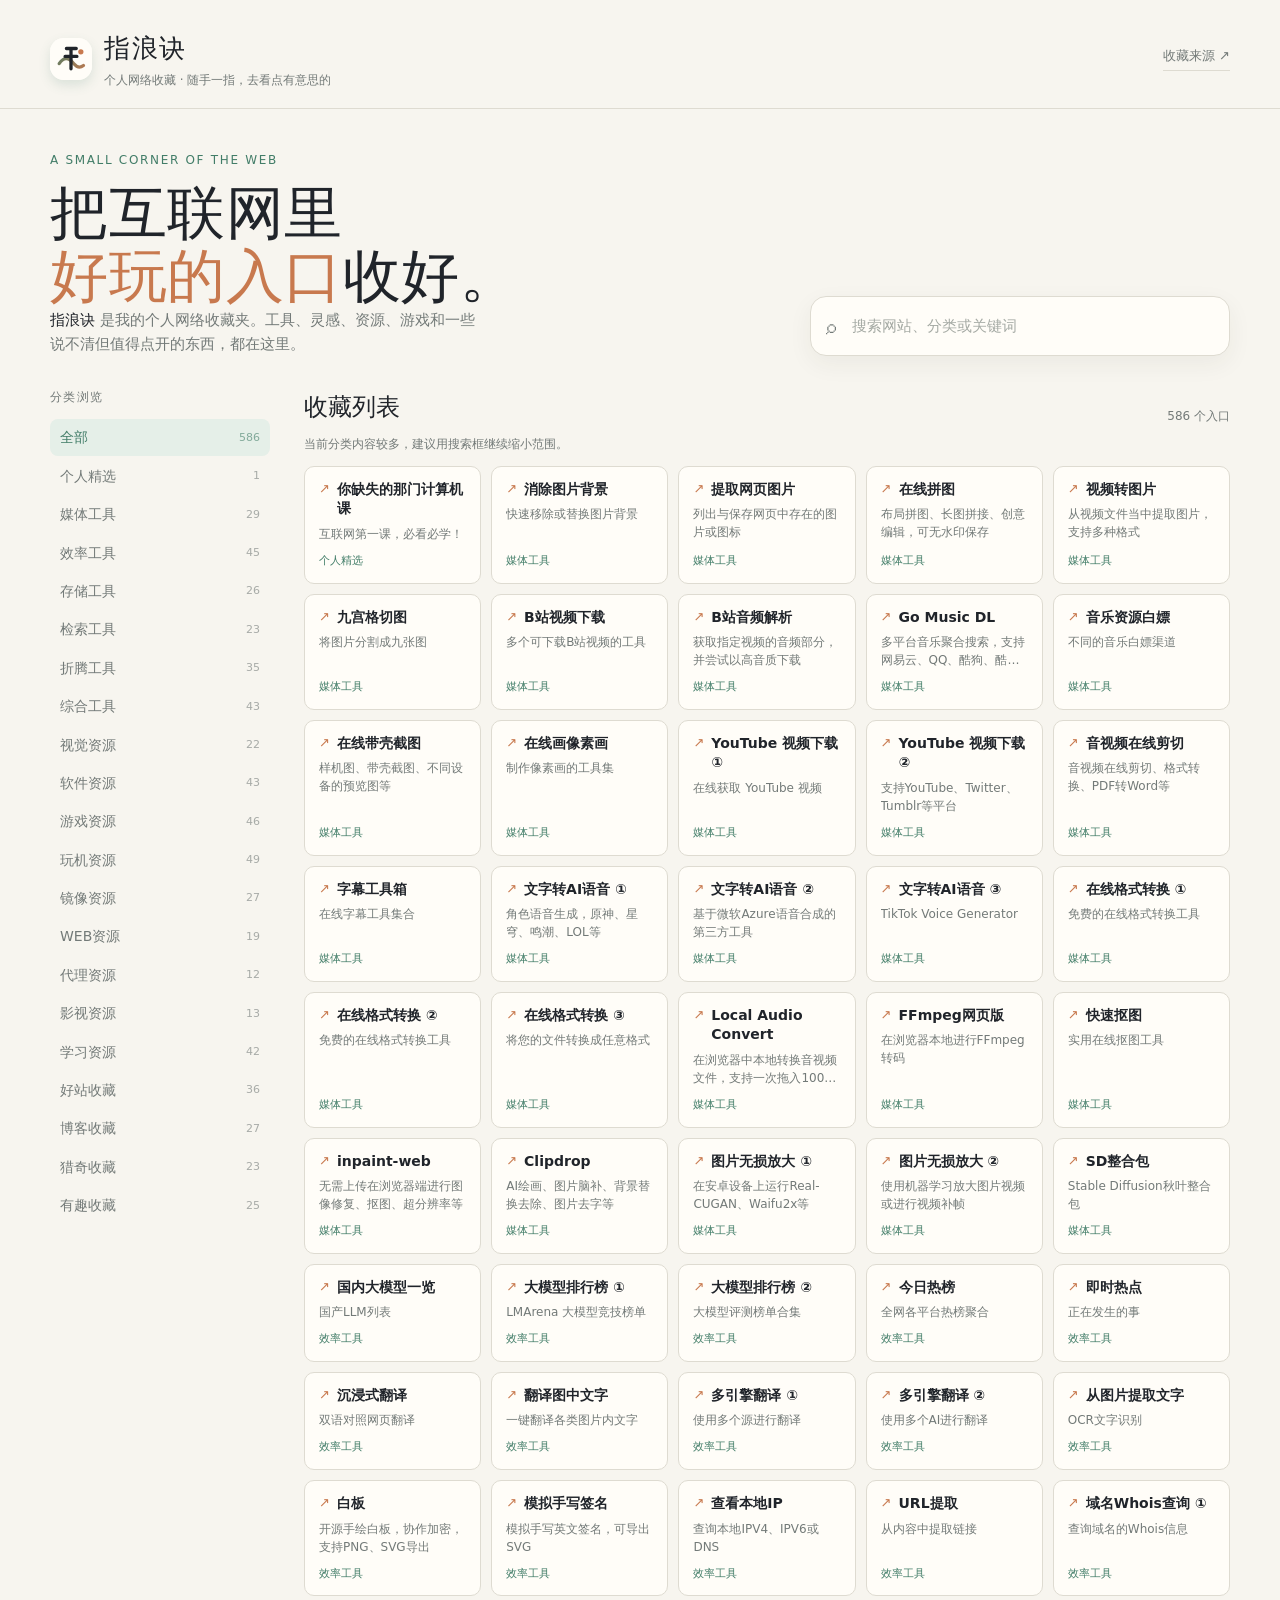
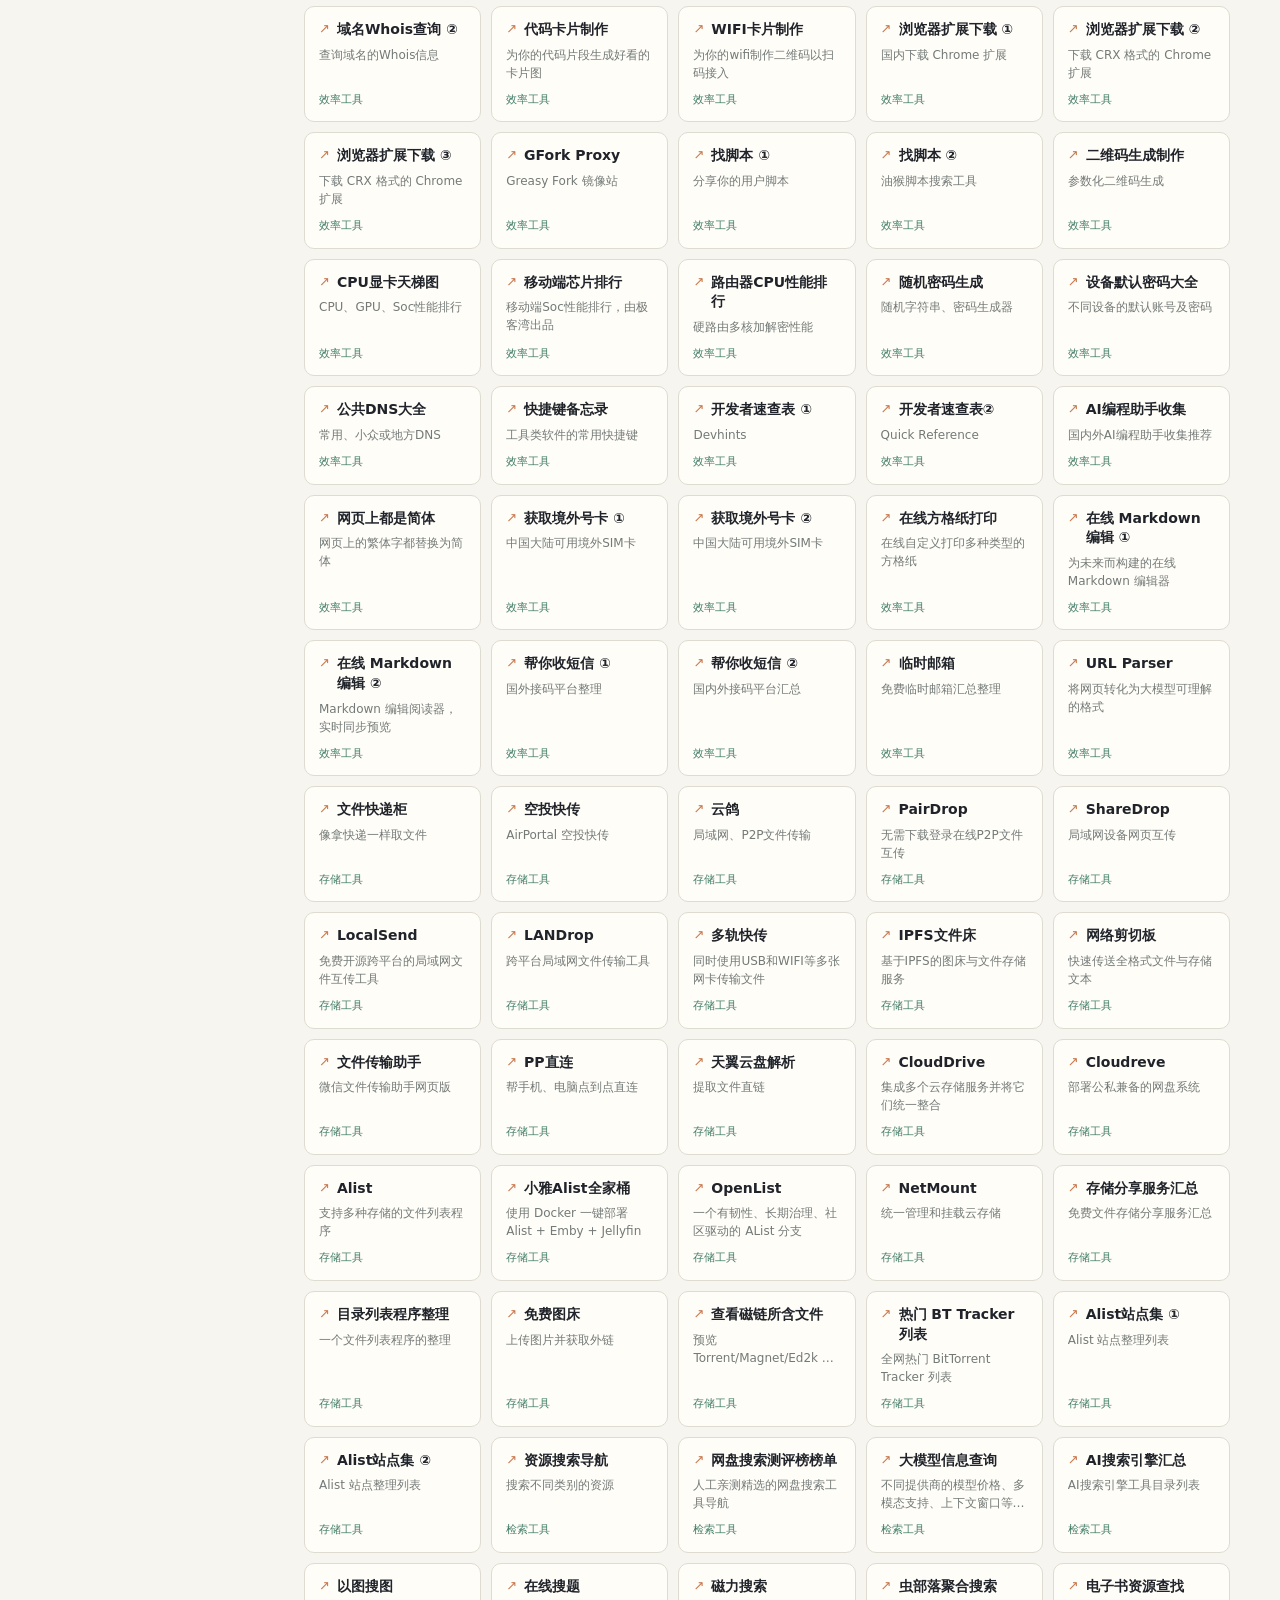
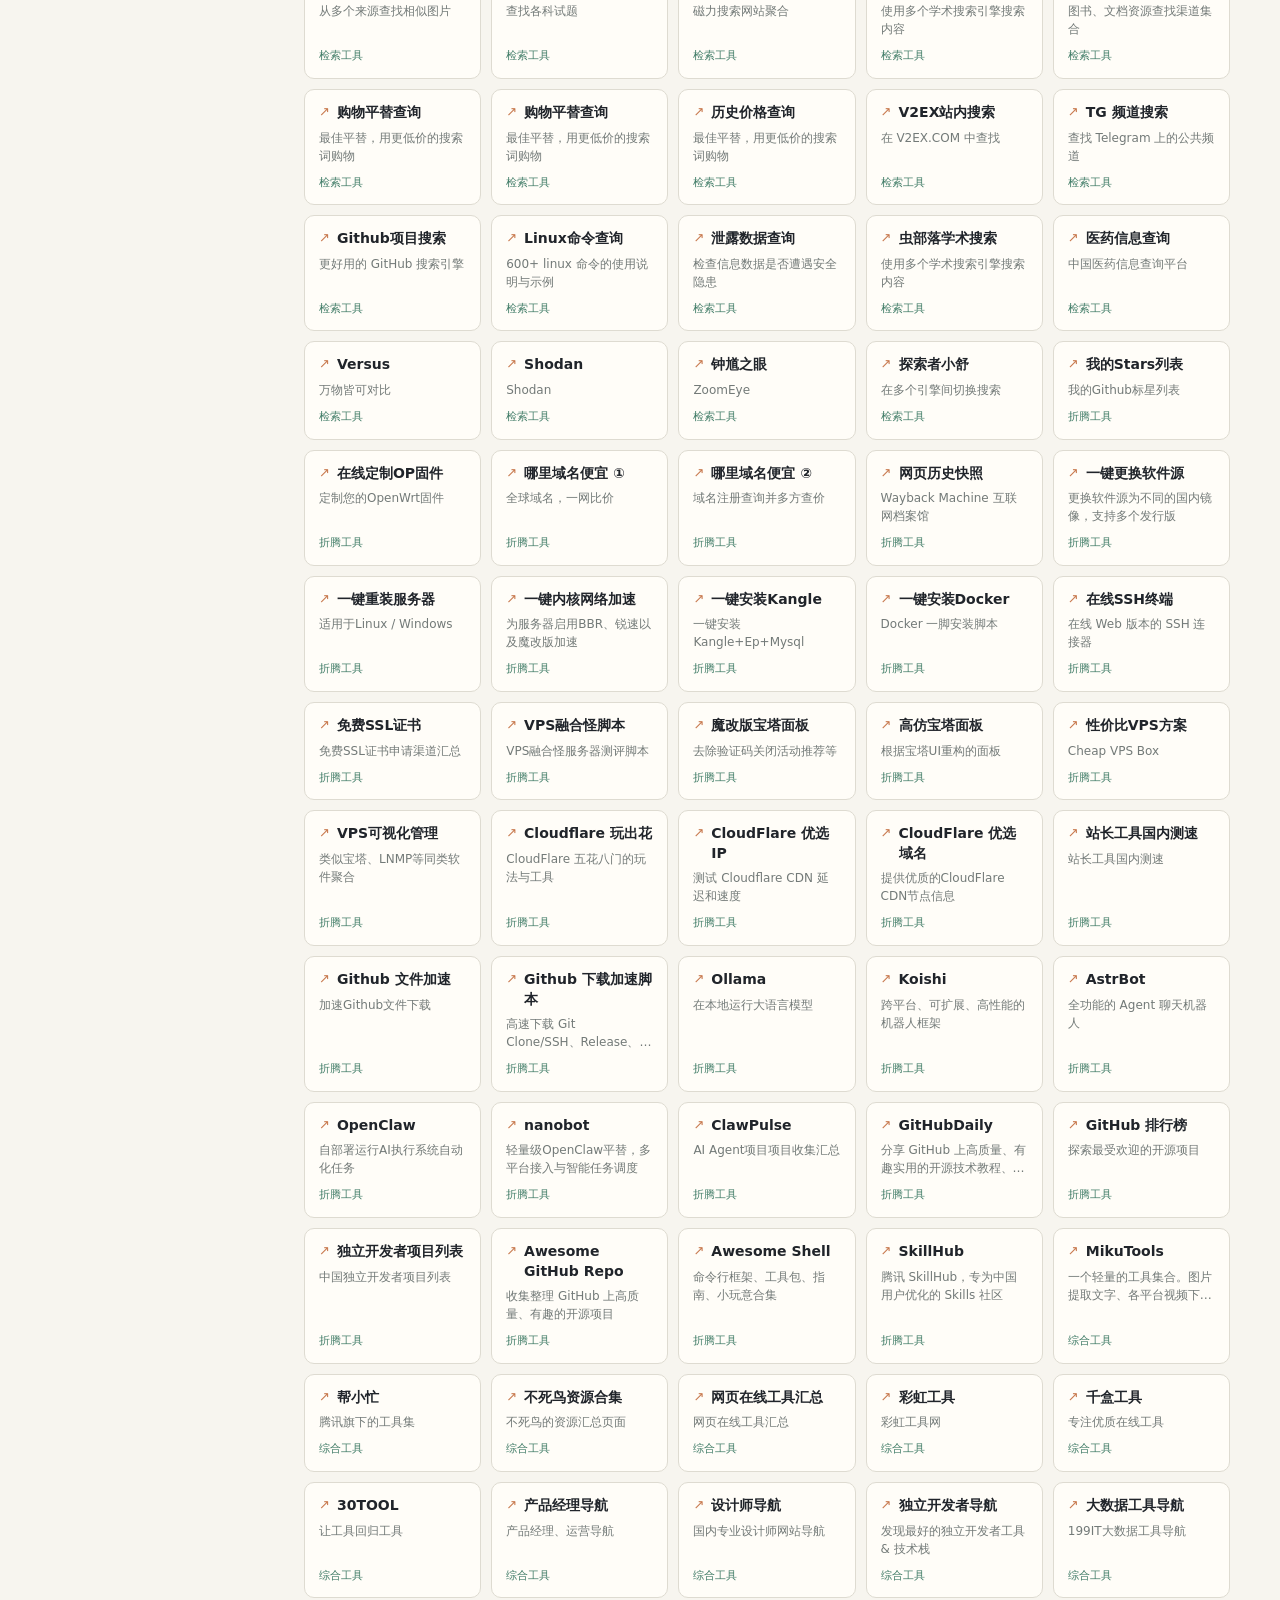
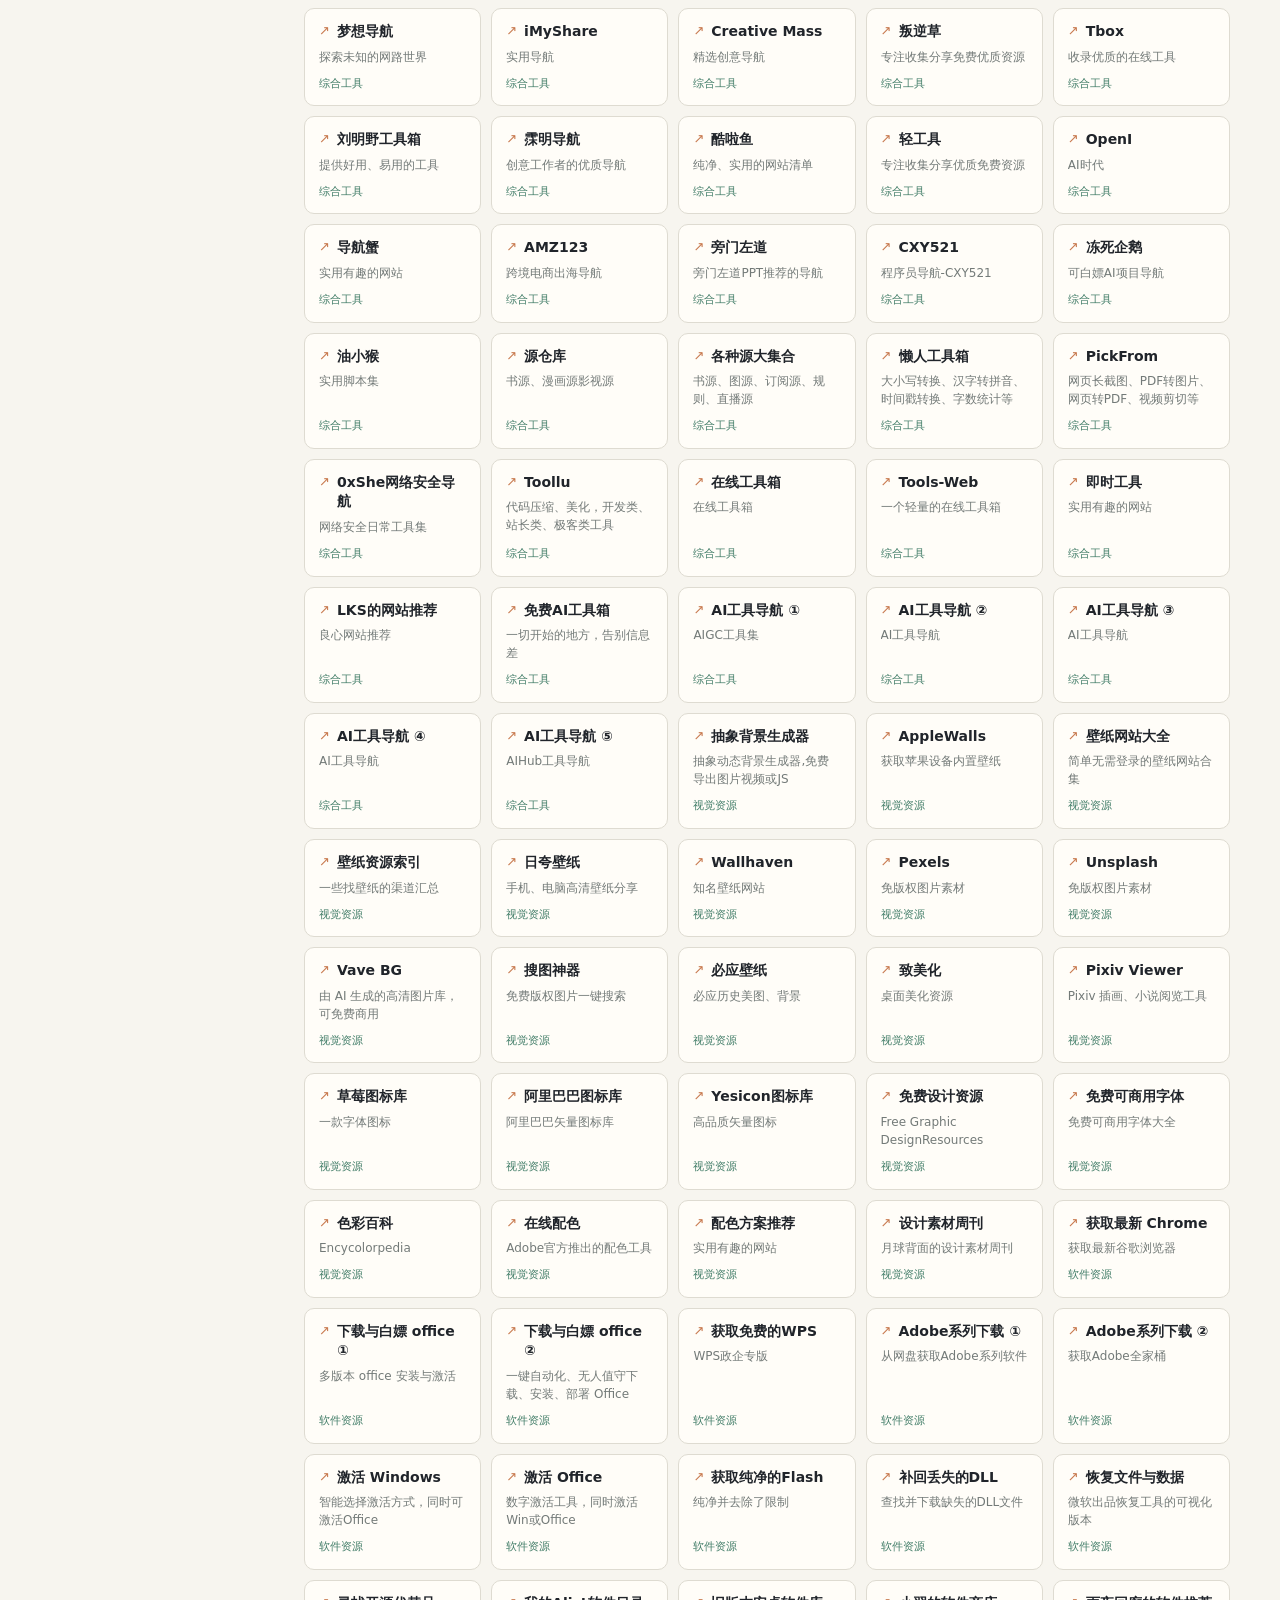
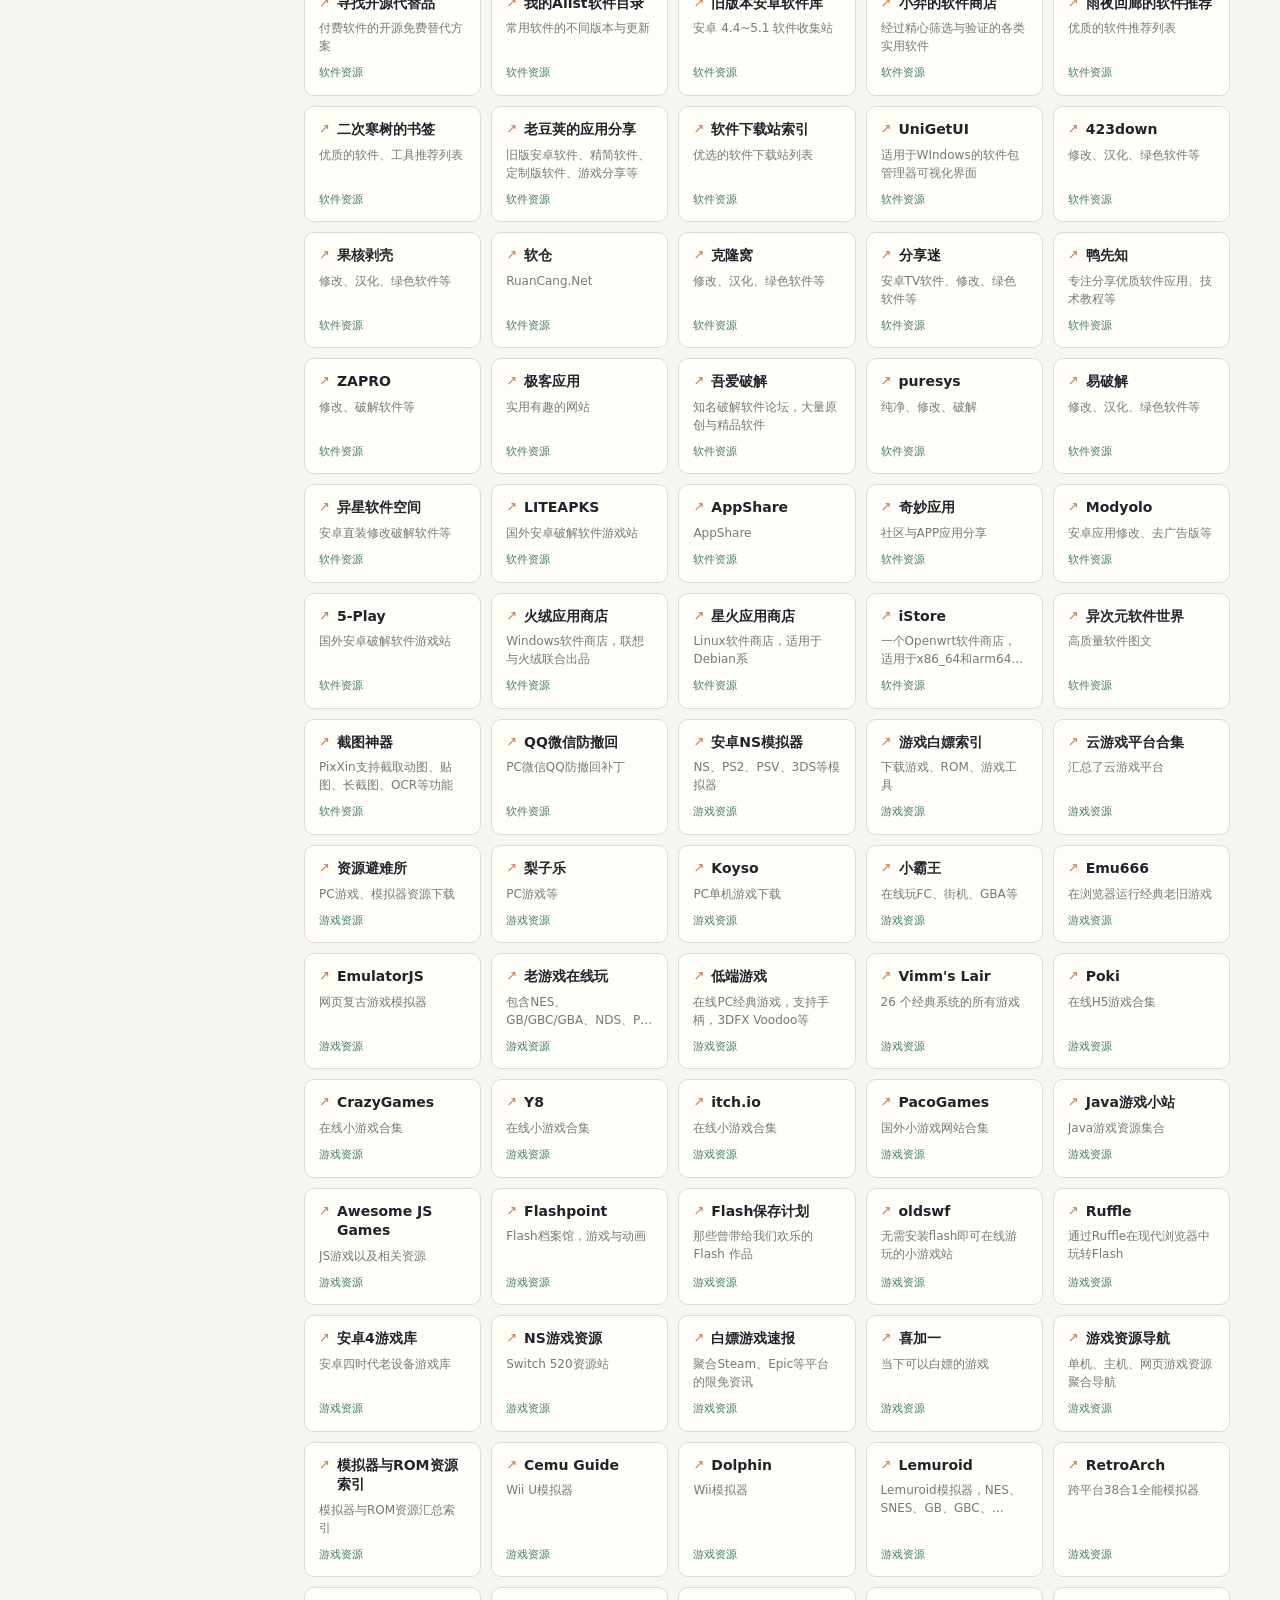
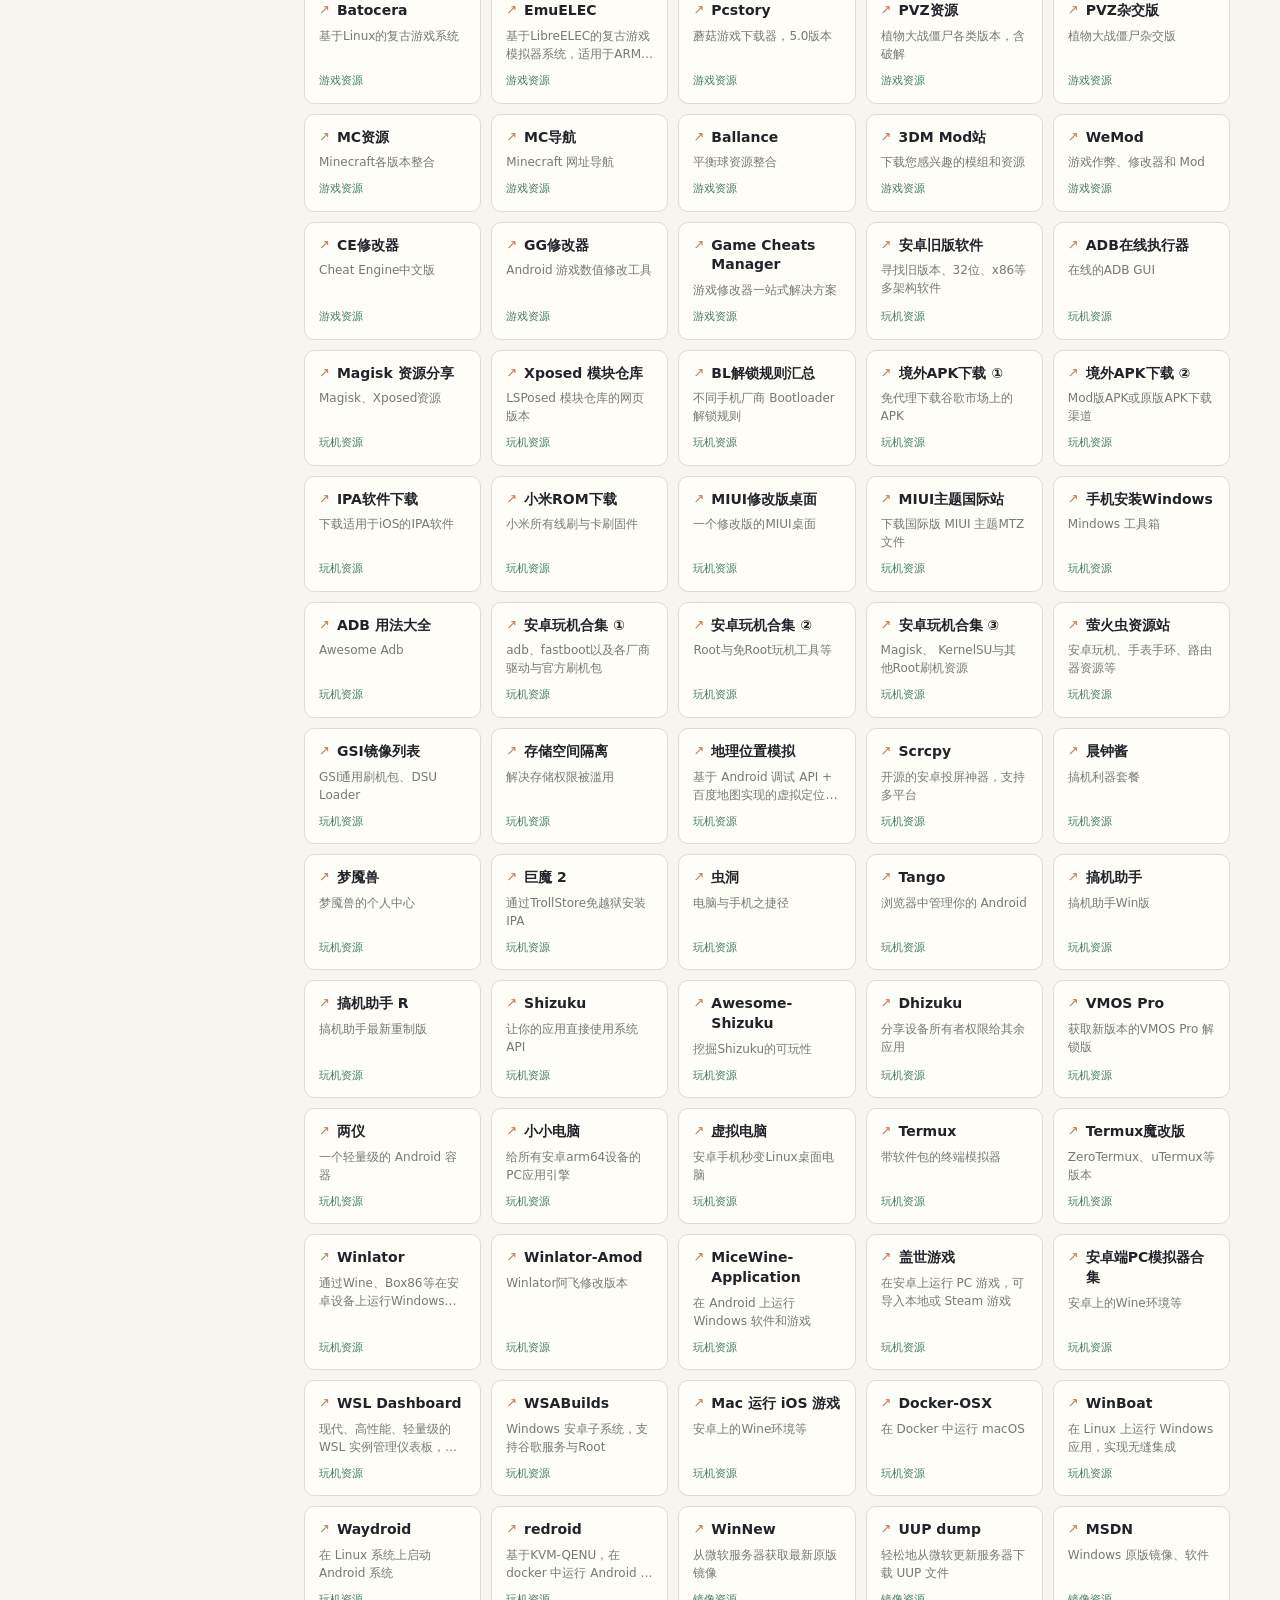
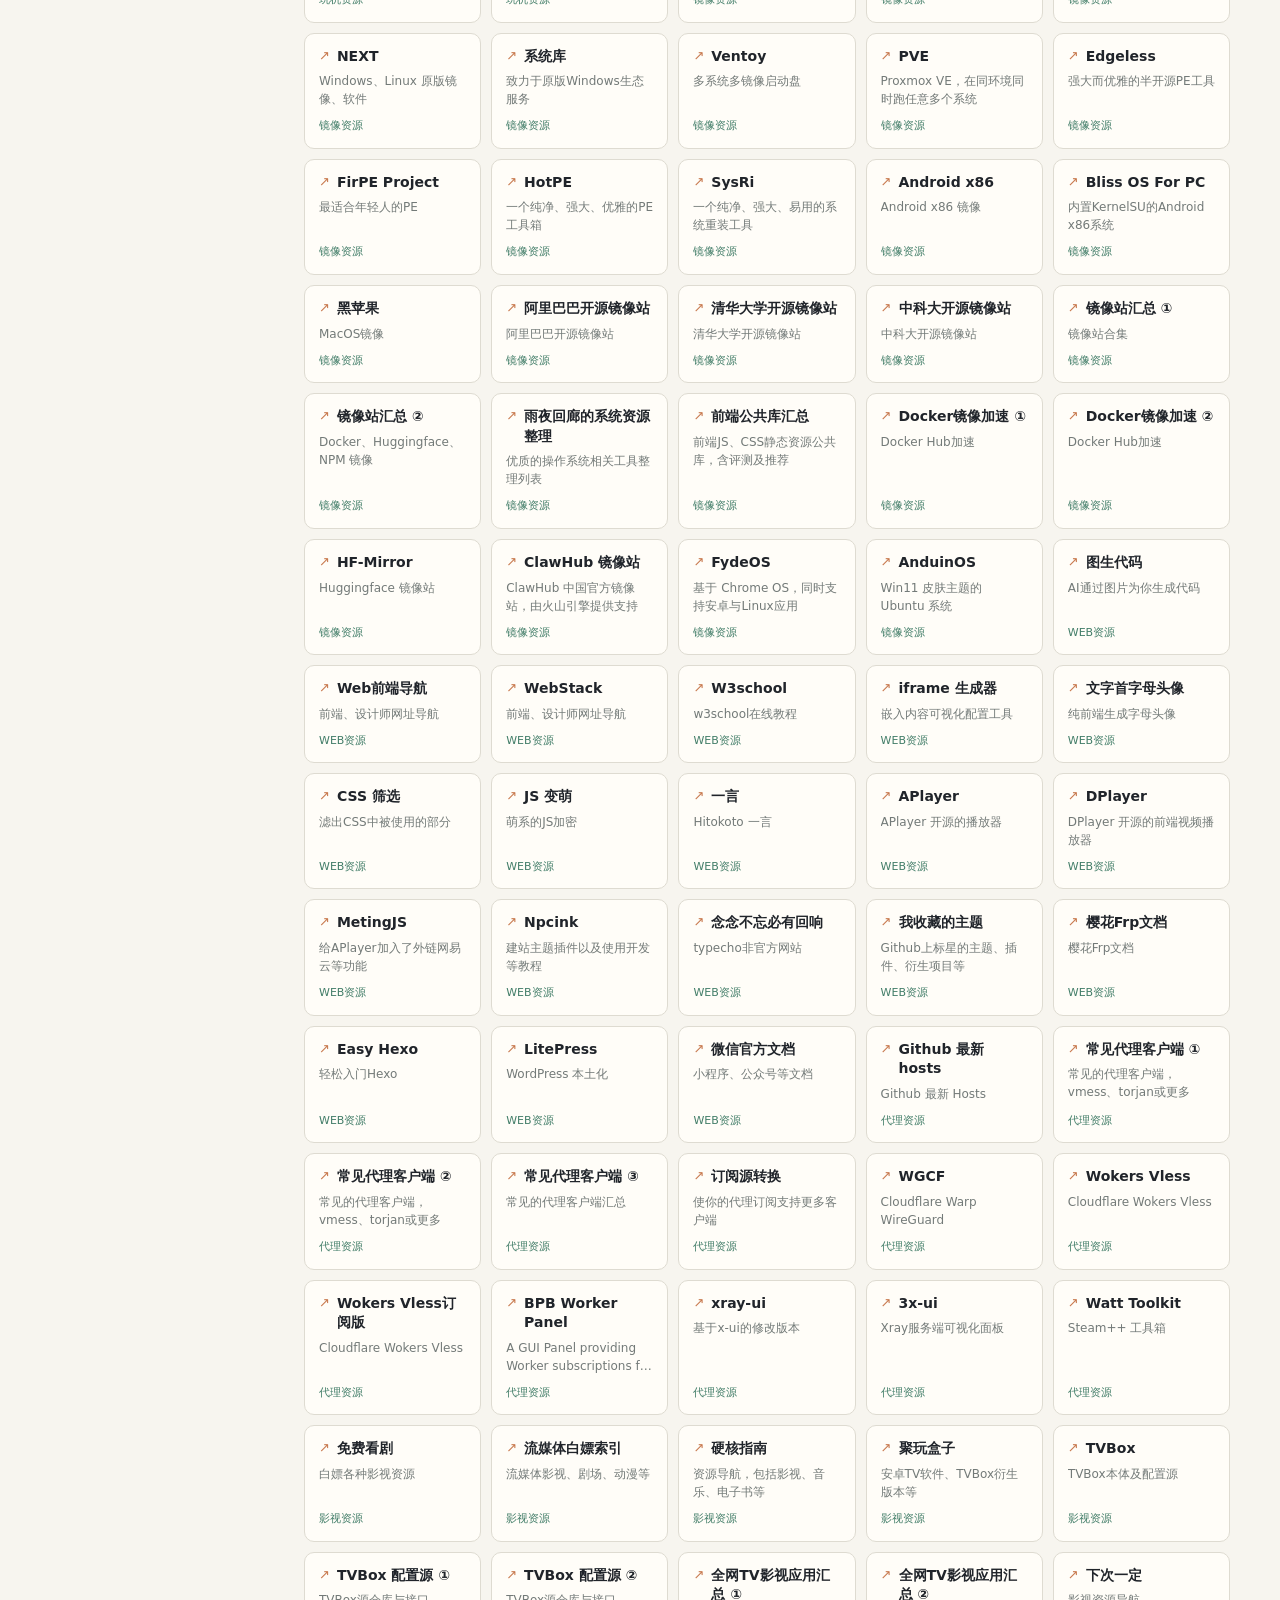
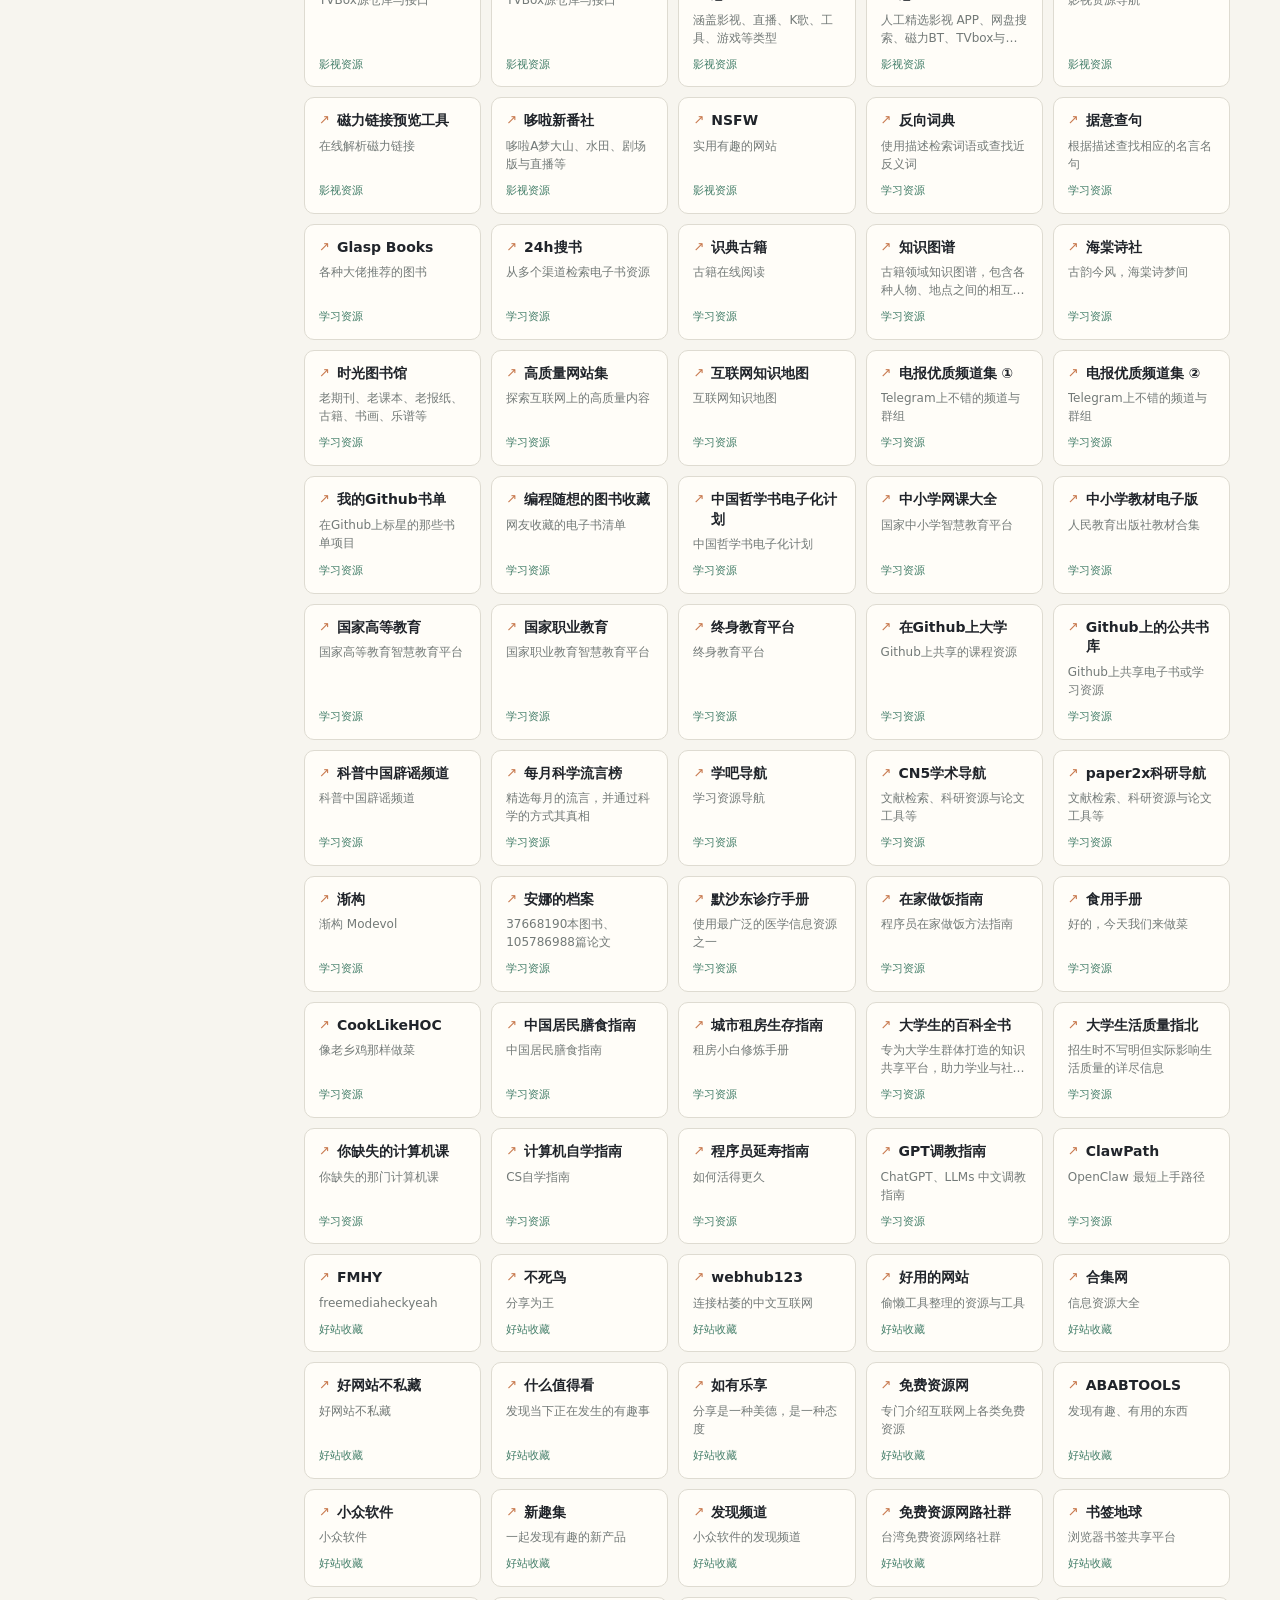
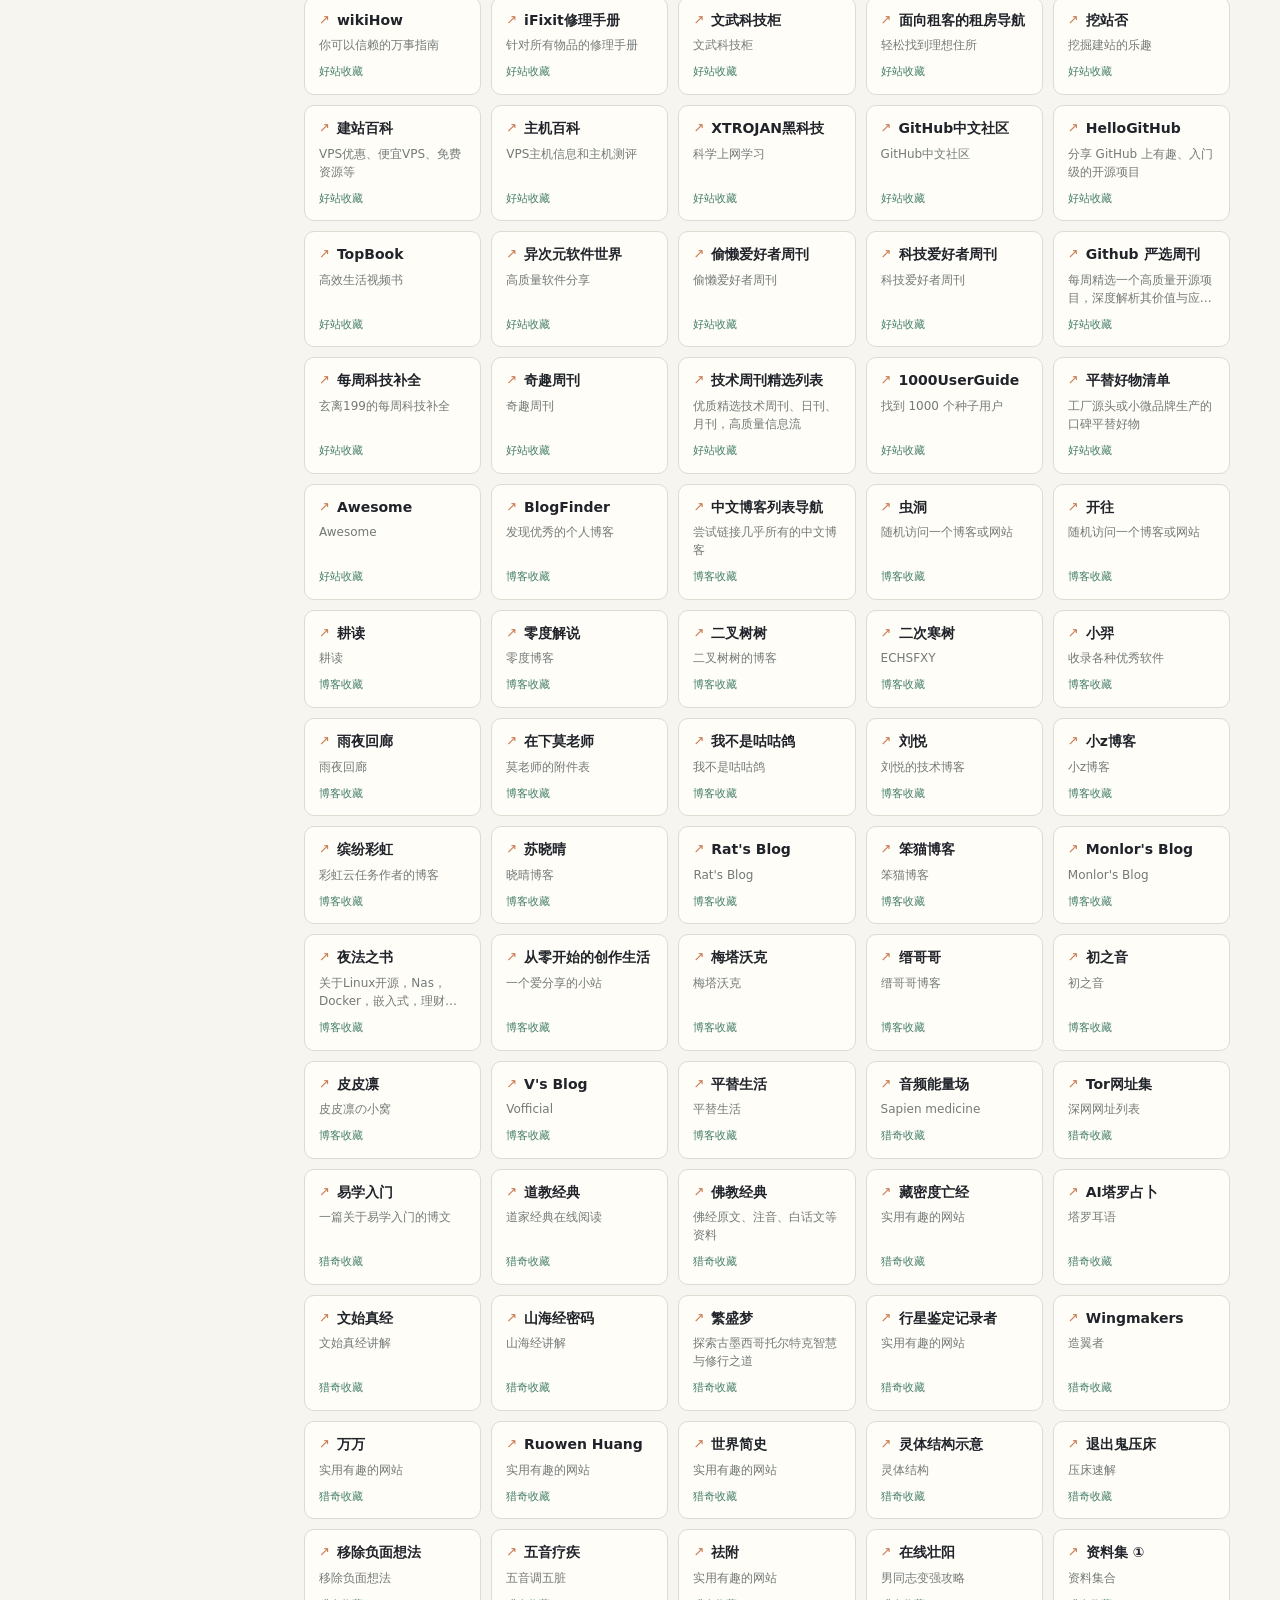
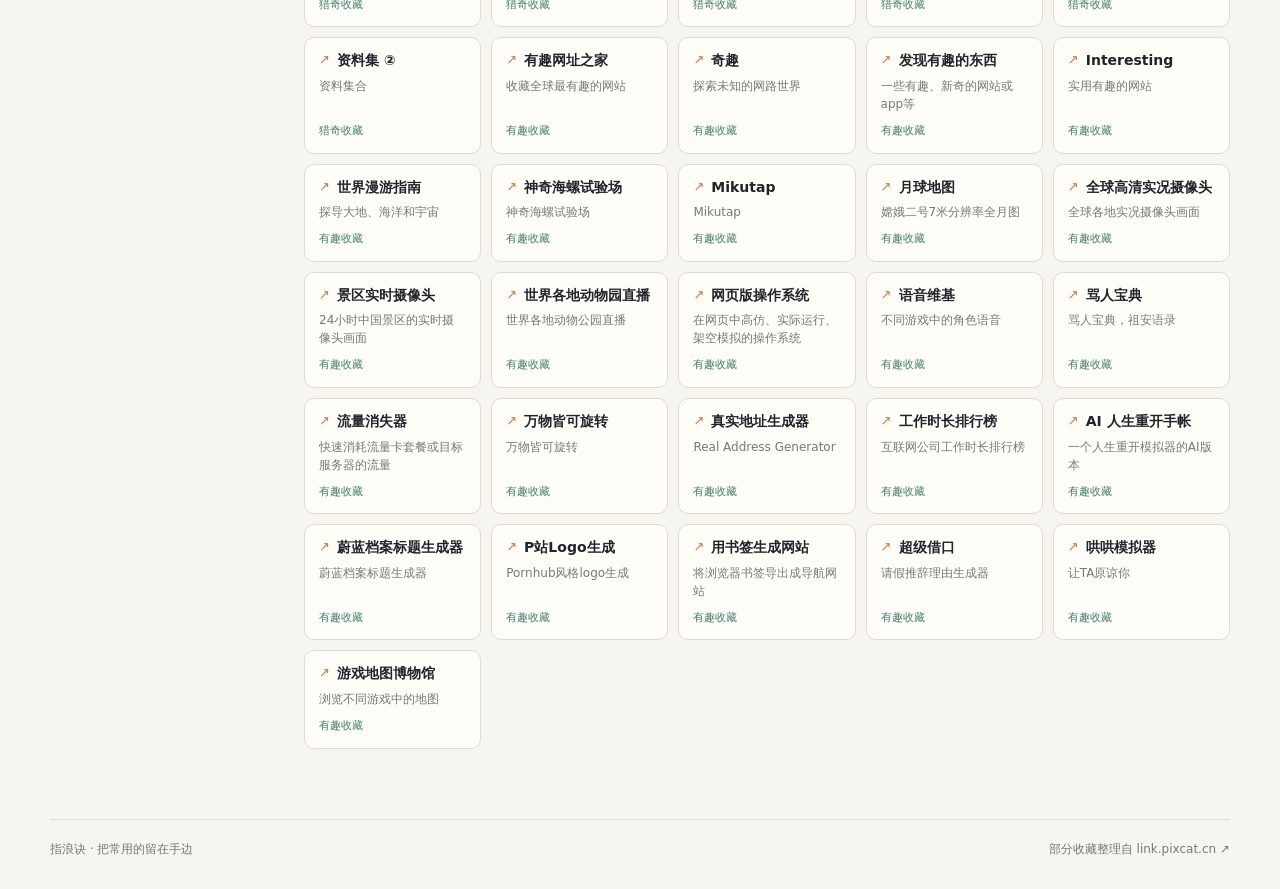
<file: index.html>
<!doctype html>
<html lang="zh-CN">
<head>
<meta charset="utf-8">
<meta name="viewport" content="width=device-width,initial-scale=1,viewport-fit=cover">
<meta name="theme-color" content="#f7f5ef">
<meta name="description" content="指浪诀：把常用、好玩、有趣的互联网入口收在一起。">
<title>指浪诀 · 个人网络收藏</title>
<link rel="icon" href="./logo.svg" type="image/svg+xml">
<link rel="stylesheet" href="./style.css">
</head>
<body>
<header class="site-header">
  <div class="shell header-row">
    <a class="brand" href=".">
      <span class="mark"><img src="./logo.svg" alt="" width="42" height="42"></span>
      <span><h1>指浪诀</h1><p>个人网络收藏 · 随手一指，去看点有意思的</p></span>
    </a>
    <a class="header-link" href="https://link.pixcat.cn" target="_blank" rel="noopener noreferrer">收藏来源 ↗</a>
  </div>
</header>
<main class="shell">
  <section class="hero">
    <div>
      <p class="eyebrow">A small corner of the web</p>
      <h2>把互联网里<br><em>好玩的入口</em>收好。</h2>
      <p class="hero-copy"><strong>指浪诀</strong> 是我的个人网络收藏夹。工具、灵感、资源、游戏和一些说不清但值得点开的东西，都在这里。</p>
    </div>
    <div class="search-wrap">
      <span class="search-icon">⌕</span>
      <input id="search" type="search" placeholder="搜索网站、分类或关键词" autocomplete="off">
      <button id="clear" class="clear" type="button">清除</button>
    </div>
  </section>
  <div class="main-grid">
    <aside class="sidebar">
      <p class="sidebar-title">分类浏览</p>
      <select id="categorySelect" class="category-select" aria-label="选择网站分类"></select>
      <nav id="categories" class="category-list" aria-label="网站分类"></nav>
    </aside>
    <section>
      <div class="content-head"><h3 id="heading">收藏列表</h3><p id="count" class="result-count"></p></div>
      <p id="mobileHint" class="mobile-hint"></p>
      <div id="cards" class="cards"></div>
      <div id="empty" class="empty"><strong>没有找到这个入口</strong><span>换个关键词，或从左侧挑一个分类看看。</span></div>
    </section>
  </div>
</main>
<footer class="site-footer shell"><span>指浪诀 · 把常用的留在手边</span><a href="https://link.pixcat.cn" target="_blank" rel="noopener noreferrer">部分收藏整理自 link.pixcat.cn ↗</a></footer>
<div id="gestureMenu" class="gesture-menu" aria-hidden="true"></div>
<script src="./app.js" defer></script>
</body>
</html>
</file>
<file: style.css>
:root{--paper:#f7f5ef;--ink:#20242a;--muted:#737a78;--line:#dedbd1;--card:#fffdf8;--green:#427d68;--green-soft:#e5efe8;--orange:#c8794e;--orange-soft:#f4e5db;--shadow:0 8px 24px rgba(46,48,38,.06)}
*{box-sizing:border-box;margin:0;padding:0}
html{scroll-behavior:smooth;overflow-x:hidden}
body{background:var(--paper);color:var(--ink);font-family:ui-rounded,"PingFang SC","Microsoft YaHei",system-ui,sans-serif;line-height:1.6;-webkit-font-smoothing:antialiased;overflow-x:hidden;overscroll-behavior-x:none}
body.gesture-lock{overflow:hidden;touch-action:none;overscroll-behavior:none}
a{color:inherit;text-decoration:none}
.shell{width:min(1180px,calc(100% - 32px));margin:0 auto}
.site-header{padding:28px 0 18px;border-bottom:1px solid var(--line)}
.header-row{display:flex;align-items:center;justify-content:space-between;gap:16px}
.brand{display:flex;align-items:center;gap:12px}.mark{width:42px;height:42px;border-radius:14px;background:var(--card);display:grid;place-items:center;box-shadow:0 5px 12px rgba(66,125,104,.16);overflow:hidden}.mark img{width:42px;height:42px;display:block}
.brand h1{font-family:Georgia,"Times New Roman",serif;font-size:26px;letter-spacing:.06em;font-weight:500}.brand p{font-size:12px;color:var(--muted);margin-top:1px}
.header-link{font-size:13px;color:var(--muted);border-bottom:1px solid var(--line);padding-bottom:3px}.header-link:hover{color:var(--green);border-color:var(--green)}
.hero{padding:42px 0 32px;display:grid;grid-template-columns:1fr minmax(280px,420px);gap:48px;align-items:end}.eyebrow{color:var(--green);font-size:12px;letter-spacing:.14em;text-transform:uppercase;margin-bottom:13px}.hero h2{font-family:Georgia,"Times New Roman",serif;font-size:clamp(34px,5vw,58px);line-height:1.08;font-weight:500;letter-spacing:.01em;max-width:600px}.hero h2 em{color:var(--orange);font-style:normal}.hero-copy{color:var(--muted);font-size:15px;max-width:430px}.hero-copy strong{color:var(--ink);font-weight:500}
.search-wrap{background:var(--card);border:1px solid var(--line);border-radius:16px;padding:7px;box-shadow:var(--shadow);display:flex;align-items:center;gap:8px}.search-icon{font-size:20px;padding:0 8px;color:var(--muted)}#search{border:0;outline:0;background:transparent;width:100%;font:inherit;color:var(--ink);font-size:15px;padding:10px 0}#search::placeholder{color:#a5aaa4}.clear{border:0;background:var(--green-soft);color:var(--green);border-radius:10px;padding:8px 10px;cursor:pointer;font-size:12px;display:none}.clear.visible{display:block}
.main-grid{display:grid;grid-template-columns:220px 1fr;gap:34px;align-items:start;padding-bottom:70px}.sidebar{position:sticky;top:18px}.sidebar-title{font-size:12px;color:var(--muted);letter-spacing:.12em;margin-bottom:12px}.category-select{display:none;width:100%;border:1px solid var(--line);border-radius:12px;background:var(--card);color:var(--ink);font:inherit;font-size:15px;padding:11px 12px;outline:0}.category-list{display:flex;flex-direction:column;gap:2px}.category-button{border:0;background:transparent;color:var(--muted);font:inherit;font-size:14px;text-align:left;border-radius:8px;padding:7px 10px;cursor:pointer;display:flex;justify-content:space-between;align-items:center}.category-button:hover{background:var(--orange-soft);color:var(--orange)}.category-button.active{background:var(--green-soft);color:var(--green)}.category-button span:last-child{font-size:11px;opacity:.6}
.content-head{display:flex;align-items:end;justify-content:space-between;gap:12px;margin-bottom:15px}.content-head h3{font-family:Georgia,"Times New Roman",serif;font-size:24px;font-weight:500}.result-count,.mobile-hint{font-size:12px;color:var(--muted)}.mobile-hint{display:none;margin:-7px 0 12px}.mobile-hint.show{display:block}.cards{display:grid;grid-template-columns:repeat(auto-fill,minmax(150px,1fr));gap:10px}.site-card{background:var(--card);border:1px solid var(--line);border-radius:10px;padding:13px 14px;min-height:96px;display:flex;flex-direction:column;justify-content:space-between;transition:transform .18s,box-shadow .18s,border-color .18s}.site-card:hover{transform:translateY(-2px);border-color:#b9d4c5;box-shadow:var(--shadow)}.site-name{font-size:14px;font-weight:600;display:flex;gap:7px;align-items:flex-start;line-height:1.4}.site-name::before{content:"↗";color:var(--orange);font-size:13px;font-weight:400;line-height:1.4}.site-desc{color:var(--muted);font-size:12px;line-height:1.5;margin-top:6px;display:-webkit-box;-webkit-line-clamp:2;-webkit-box-orient:vertical;overflow:hidden}.site-category{font-size:11px;color:var(--green);margin-top:9px}
.gesture-menu{position:fixed;inset:0;z-index:40;display:none;pointer-events:none;background:rgba(32,36,42,.08);touch-action:none}.gesture-menu.open{display:block}.gesture-item{position:fixed;left:0;top:0;border:1px solid rgba(66,125,104,.22);background:rgba(255,253,248,.96);color:var(--green);box-shadow:0 10px 26px rgba(32,36,42,.12);border-radius:999px;padding:8px 11px;font:inherit;font-size:12px;white-space:nowrap;transform:translate(-50%,-50%) scale(.98);transition:transform .1s,background .1s,color .1s;pointer-events:auto;touch-action:none;animation:gestureFloat 1.55s ease-in-out infinite}.gesture-item:nth-child(3n){animation-delay:-.6s}.gesture-item:nth-child(4n){animation-duration:1.9s}.gesture-item:nth-child(5n){animation-delay:-1.1s}.gesture-item.current{background:var(--green-soft);color:var(--green);border-color:rgba(66,125,104,.38)}.gesture-item.active{background:var(--orange);color:#fff;border-color:var(--orange);transform:translate(-50%,-50%) scale(1.18)}
@keyframes gestureFloat{0%,100%{translate:0 0}25%{translate:8px -10px}50%{translate:-9px 9px}75%{translate:10px 4px}}
.empty{background:var(--card);border:1px dashed var(--line);border-radius:12px;padding:34px 20px;text-align:center;color:var(--muted);display:none}.empty.show{display:block}.empty strong{display:block;color:var(--ink);font-family:Georgia,serif;font-size:20px;font-weight:500;margin-bottom:5px}
.site-footer{border-top:1px solid var(--line);padding:20px 0 30px;color:var(--muted);font-size:12px;display:flex;justify-content:space-between;gap:12px}.site-footer a:hover{color:var(--green)}
@media(max-width:780px){.hero{grid-template-columns:1fr;gap:20px;padding:28px 0 22px}.main-grid{grid-template-columns:1fr;gap:18px}.sidebar{position:sticky;top:0;z-index:5;background:linear-gradient(var(--paper) 0%,var(--paper) 78%,rgba(247,245,239,0));padding:10px 0 18px}.sidebar-title{margin-bottom:8px}.category-select{display:block}.category-list{display:none}.content-head{margin-top:-4px}.cards{grid-template-columns:repeat(2,minmax(0,1fr));gap:8px}.site-card{min-height:84px;padding:10px;border-radius:9px}.site-card:hover{transform:none}.site-name{font-size:13px;gap:5px}.site-desc{font-size:11px;line-height:1.45;-webkit-line-clamp:1}.site-category{margin-top:5px;font-size:10px}}
@media(max-width:500px){.shell{width:min(100% - 24px,1180px)}.site-header{padding-top:16px}.header-row{align-items:flex-start}.brand{gap:10px}.brand h1{font-size:22px}.brand p{font-size:11px;line-height:1.45}.mark{width:36px;height:36px;border-radius:11px;font-size:19px}.header-link{font-size:12px;white-space:nowrap}.hero h2{font-size:34px}.hero-copy{font-size:14px}.search-wrap{border-radius:13px;padding:5px}.content-head h3{font-size:22px}.site-name{font-size:14px}.site-footer{display:block}.site-footer span{display:block;margin-bottom:4px}}
</file>
